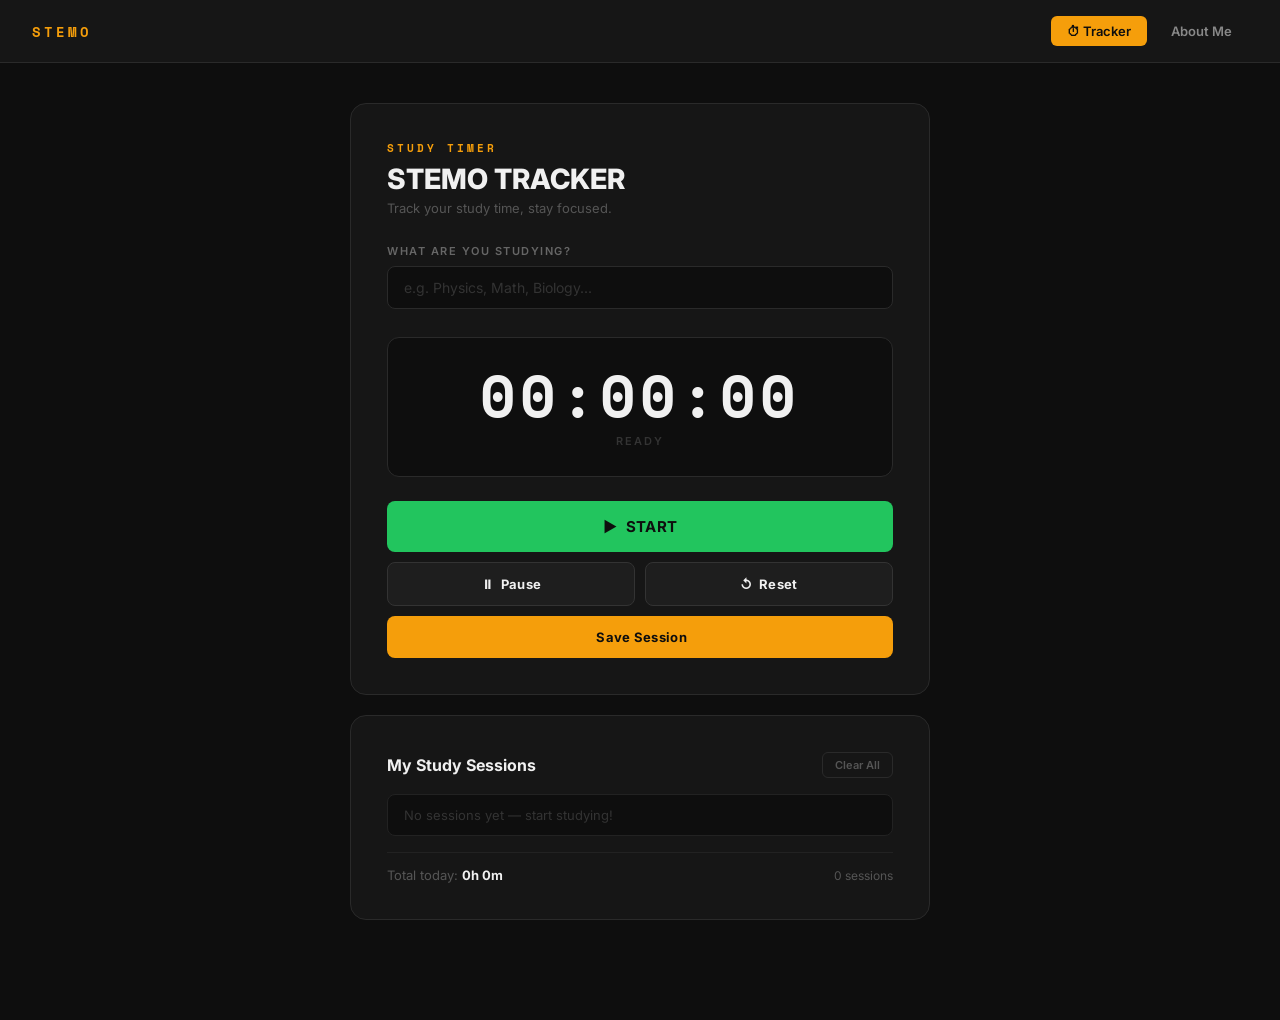
<file: index.html>
<!DOCTYPE html>
<html lang="en">
<head>
    <meta charset="UTF-8">
    <meta name="viewport" content="width=device-width, initial-scale=1.0">
    <title>STEMO TRACKER</title>
    <link href="https://fonts.googleapis.com/css2?family=Space+Mono:wght@400;700&family=Inter:wght@400;600;800&display=swap" rel="stylesheet">
    <style>
        *, *::before, *::after { box-sizing: border-box; margin: 0; padding: 0; }

        body {
            font-family: 'Inter', sans-serif;
            background: #0e0e0e;
            color: #f0f0f0;
            min-height: 100vh;
        }

        nav {
            display: flex;
            align-items: center;
            gap: 8px;
            padding: 16px 32px;
            background: #161616;
            border-bottom: 1px solid #2a2a2a;
            position: sticky;
            top: 0;
            z-index: 100;
        }
        nav .logo {
            font-family: 'Space Mono', monospace;
            font-weight: 700;
            font-size: 14px;
            color: #f59e0b;
            letter-spacing: 3px;
            margin-right: auto;
        }
        nav a {
            color: #888;
            text-decoration: none;
            font-size: 13px;
            font-weight: 600;
            padding: 7px 16px;
            border-radius: 6px;
            transition: 0.2s;
        }
        nav a:hover { color: #f0f0f0; background: #252525; }
        nav a.active { color: #0e0e0e; background: #f59e0b; }

        .page { max-width: 620px; margin: 0 auto; padding: 40px 20px 80px; }

        .card {
            background: #161616;
            border: 1px solid #2a2a2a;
            border-radius: 16px;
            padding: 36px;
            margin-bottom: 20px;
        }
        .card-label {
            font-family: 'Space Mono', monospace;
            font-size: 11px;
            font-weight: 700;
            color: #f59e0b;
            letter-spacing: 3px;
            text-transform: uppercase;
            margin-bottom: 6px;
        }
        .card h1 { font-size: 28px; font-weight: 800; margin-bottom: 4px; }
        .card .desc { color: #555; font-size: 13px; margin-bottom: 28px; }

        .field-label {
            font-size: 11px;
            font-weight: 600;
            color: #666;
            letter-spacing: 1.5px;
            text-transform: uppercase;
            margin-bottom: 8px;
        }
        input[type="text"] {
            width: 100%;
            padding: 12px 16px;
            background: #0e0e0e;
            border: 1px solid #2a2a2a;
            border-radius: 8px;
            color: #f0f0f0;
            font-family: 'Inter', sans-serif;
            font-size: 14px;
            margin-bottom: 28px;
            outline: none;
            transition: border-color 0.2s;
        }
        input[type="text"]:focus { border-color: #f59e0b; }
        input[type="text"]::placeholder { color: #333; }

        .timer-wrap {
            background: #0e0e0e;
            border: 1px solid #2a2a2a;
            border-radius: 12px;
            padding: 28px 20px;
            text-align: center;
            margin-bottom: 24px;
            position: relative;
            overflow: hidden;
        }
        .timer-wrap::after {
            content: '';
            position: absolute;
            top: 0; left: 0; right: 0;
            height: 2px;
            background: linear-gradient(90deg, transparent, #f59e0b, transparent);
            opacity: 0;
            transition: opacity 0.3s;
        }
        .is-running .timer-wrap::after { opacity: 1; animation: pulse 1.5s ease-in-out infinite; }
        @keyframes pulse { 0%,100%{opacity:0.3} 50%{opacity:1} }

        #timerDisplay {
            font-family: 'Space Mono', monospace;
            font-size: 58px;
            font-weight: 700;
            letter-spacing: 4px;
            line-height: 1;
            color: #f0f0f0;
            transition: color 0.3s;
        }
        .is-running #timerDisplay { color: #f59e0b; }

        .timer-status {
            font-size: 11px;
            color: #333;
            margin-top: 10px;
            letter-spacing: 2px;
            font-weight: 600;
            text-transform: uppercase;
        }
        .is-running .timer-status { color: #4ade80; }

        .btn-row {
            display: grid;
            grid-template-columns: 1fr 1fr;
            gap: 10px;
        }
        .btn {
            padding: 13px;
            border: none;
            border-radius: 8px;
            font-family: 'Inter', sans-serif;
            font-size: 13px;
            font-weight: 700;
            cursor: pointer;
            transition: 0.15s;
            letter-spacing: 0.3px;
        }
        .btn:hover  { filter: brightness(1.12); transform: translateY(-1px); }
        .btn:active { transform: translateY(1px); filter: brightness(0.9); }

        .btn-start { background: #22c55e; color: #0e0e0e; grid-column: span 2; font-size: 15px; padding: 16px; }
        .btn-pause { background: #1e1e1e; color: #f0f0f0; border: 1px solid #333; }
        .btn-reset { background: #1e1e1e; color: #f0f0f0; border: 1px solid #333; }
        .btn-save  { background: #f59e0b; color: #0e0e0e; grid-column: span 2; }

        /* LOG */
        .log-header { display: flex; align-items: center; justify-content: space-between; margin-bottom: 16px; }
        .log-header h2 { font-size: 16px; font-weight: 700; }

        .btn-clear {
            background: none;
            border: 1px solid #2a2a2a;
            color: #555;
            padding: 5px 12px;
            border-radius: 6px;
            font-size: 11px;
            font-weight: 600;
            cursor: pointer;
            font-family: 'Inter', sans-serif;
            transition: 0.2s;
        }
        .btn-clear:hover { border-color: #e05050; color: #e05050; }

        #sessionList {
            list-style: none;
            display: flex;
            flex-direction: column;
            gap: 8px;
            max-height: 260px;
            overflow-y: auto;
            margin-bottom: 16px;
        }
        #sessionList::-webkit-scrollbar { width: 3px; }
        #sessionList::-webkit-scrollbar-thumb { background: #2a2a2a; border-radius: 2px; }

        #sessionList li {
            display: flex;
            justify-content: space-between;
            align-items: center;
            padding: 12px 16px;
            background: #0e0e0e;
            border: 1px solid #222;
            border-radius: 8px;
            font-size: 13px;
            animation: fadeUp 0.25s ease;
        }
        @keyframes fadeUp { from { opacity: 0; transform: translateY(-6px); } to { opacity: 1; transform: none; } }

        .s-subject { font-weight: 600; margin-bottom: 2px; }
        .s-meta    { color: #444; font-size: 11px; }
        .s-time    { color: #f59e0b; font-family: 'Space Mono', monospace; font-weight: 700; font-size: 13px; }
        .empty-msg { color: #333; font-size: 13px; text-align: center; padding: 24px; }

        .log-footer {
            display: flex;
            justify-content: space-between;
            align-items: center;
            padding-top: 14px;
            border-top: 1px solid #222;
            font-size: 13px;
            color: #555;
        }
        .log-footer strong { color: #f0f0f0; }
    </style>
</head>
<body>

<nav>
    <span class="logo">STEMO</span>
    <a href="index.html" class="active">⏱ Tracker</a>
    <a href="about.html"> About Me</a>
</nav>

<div class="page">
    <div class="card" id="timerCard">
        <div class="card-label">Study Timer</div>
        <h1>STEMO TRACKER</h1>
        <p class="desc">Track your study time, stay focused.</p>

        <div class="field-label">What are you studying?</div>
        <input type="text" id="subjectInput" placeholder="e.g. Physics, Math, Biology..." maxlength="40">

        <div class="timer-wrap">
            <div id="timerDisplay">00:00:00</div>
            <div class="timer-status" id="timerStatus">READY</div>
        </div>

        <div class="btn-row">
            <button id="startBtn" class="btn btn-start">▶ &nbsp;START</button>
            <button id="stopBtn"  class="btn btn-pause">⏸ &nbsp;Pause</button>
            <button id="resetBtn" class="btn btn-reset">↺ &nbsp;Reset</button>
            <button id="saveBtn"  class="btn btn-save"> &nbsp;Save Session</button>
        </div>
    </div>

    <div class="card">
        <div class="log-header">
            <h2> My Study Sessions</h2>
            <button class="btn-clear" id="clearLog">Clear All</button>
        </div>
        <ul id="sessionList"></ul>
        <div class="log-footer">
            <span>Total today: <strong id="totalTime">0h 0m</strong></span>
            <span id="sessionCount" style="font-size:12px;">0 sessions</span>
        </div>
    </div>
</div>

<script>
let timePassed = 0, startTime = null, interval = null, running = false;
let sessions = [];

const display      = document.getElementById("timerDisplay");
const statusEl     = document.getElementById("timerStatus");
const card         = document.getElementById("timerCard");
const sessionList  = document.getElementById("sessionList");
const totalTimeEl  = document.getElementById("totalTime");
const countEl      = document.getElementById("sessionCount");
const subjectInput = document.getElementById("subjectInput");

function pad(n) { return String(n).padStart(2, "0"); }

function fmt(ms) {
    let s = Math.floor(ms / 1000);
    return pad(Math.floor(s/3600)) + ":" + pad(Math.floor((s%3600)/60)) + ":" + pad(s%60);
}
function shortFmt(ms) {
    let s = Math.floor(ms / 1000);
    let h = Math.floor(s/3600), m = Math.floor((s%3600)/60), sc = s%60;
    if (h > 0) return h + "h " + m + "m";
    if (m > 0) return m + "m " + sc + "s";
    return sc + "s";
}

function startTimer() {
    if (running) return;
    running = true;
    startTime = Date.now() - timePassed;
    interval = setInterval(() => { timePassed = Date.now() - startTime; display.textContent = fmt(timePassed); }, 500);
    card.classList.add("is-running");
    statusEl.textContent = "RUNNING";
    document.getElementById("startBtn").textContent = "▶  RUNNING...";
}
function stopTimer() {
    if (!running) return;
    running = false;
    clearInterval(interval); interval = null;
    card.classList.remove("is-running");
    statusEl.textContent = "PAUSED";
    document.getElementById("startBtn").textContent = "▶  START";
}
function resetTimer() {
    stopTimer(); timePassed = 0;
    display.textContent = "00:00:00";
    statusEl.textContent = "READY";
}
function saveSession() {
    if (timePassed < 1000) { alert("Start the timer first!"); return; }
    let subject = subjectInput.value.trim() || "General Study";
    let now = new Date();
    sessions.unshift({ subject, duration: timePassed, timeStr: shortFmt(timePassed), savedAt: pad(now.getHours())+":"+pad(now.getMinutes()) });
    renderLog(); resetTimer(); subjectInput.value = "";
}
function renderLog() {
    sessionList.innerHTML = "";
    if (!sessions.length) {
        sessionList.innerHTML = '<li class="empty-msg">No sessions yet — start studying!</li>';
        totalTimeEl.textContent = "0h 0m"; countEl.textContent = "0 sessions"; return;
    }
    let totalMs = 0;
    sessions.forEach(s => {
        totalMs += s.duration;
        let li = document.createElement("li");
        li.innerHTML = `<span><div class="s-subject">${s.subject}</div><div class="s-meta">saved at ${s.savedAt}</div></span><span class="s-time">${s.timeStr}</span>`;
        sessionList.appendChild(li);
    });
    totalTimeEl.textContent = shortFmt(totalMs);
    countEl.textContent = sessions.length + " session" + (sessions.length !== 1 ? "s" : "");
}

document.getElementById("startBtn").addEventListener("click", startTimer);
document.getElementById("stopBtn") .addEventListener("click", stopTimer);
document.getElementById("resetBtn").addEventListener("click", resetTimer);
document.getElementById("saveBtn") .addEventListener("click", saveSession);
document.getElementById("clearLog").addEventListener("click", () => { if (sessions.length && confirm("Clear all?")) { sessions=[]; renderLog(); }});

renderLog();
</script>
</body>
</html>
</file>
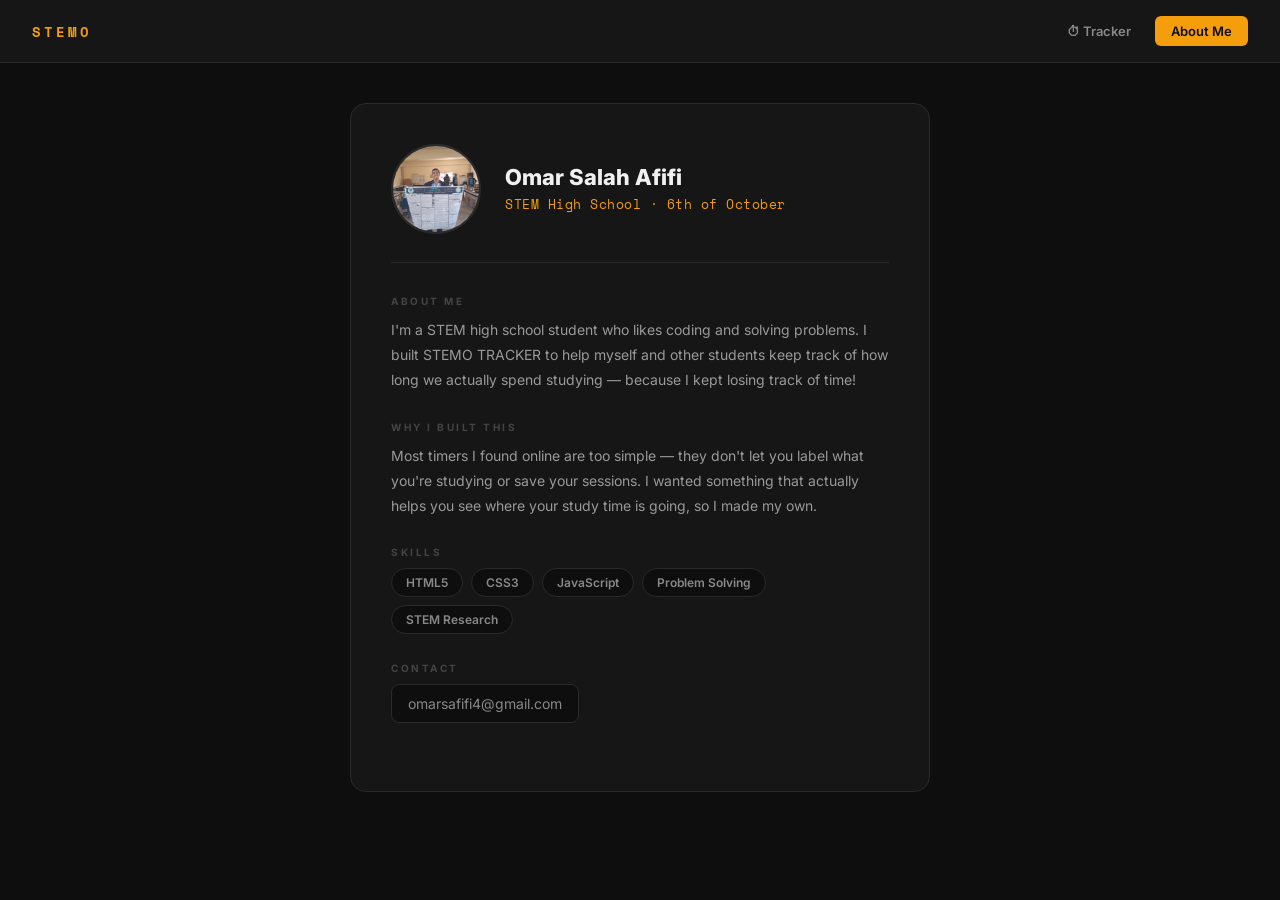
<file: about.html>
<!DOCTYPE html>
<html lang="en">
<head>
    <meta charset="UTF-8">
    <meta name="viewport" content="width=device-width, initial-scale=1.0">
    <title>About Me — STEMO TRACKER</title>
    <link href="https://fonts.googleapis.com/css2?family=Space+Mono:wght@400;700&family=Inter:wght@400;600;800&display=swap" rel="stylesheet">
    <style>
        *, *::before, *::after { box-sizing: border-box; margin: 0; padding: 0; }

        body {
            font-family: 'Inter', sans-serif;
            background: #0e0e0e;
            color: #f0f0f0;
            min-height: 100vh;
        }
        nav {
            display: flex;
            align-items: center;
            gap: 8px;
            padding: 16px 32px;
            background: #161616;
            border-bottom: 1px solid #2a2a2a;
            position: sticky;
            top: 0;
        }
        nav .logo {
            font-family: 'Space Mono', monospace;
            font-weight: 700;
            font-size: 14px;
            color: #f59e0b;
            letter-spacing: 3px;
            margin-right: auto;
        }
        nav a {
            color: #888;
            text-decoration: none;
            font-size: 13px;
            font-weight: 600;
            padding: 7px 16px;
            border-radius: 6px;
            transition: 0.2s;
        }
        nav a:hover { color: #f0f0f0; background: #252525; }
        nav a.active { color: #0e0e0e; background: #f59e0b; }

        .page { max-width: 620px; margin: 0 auto; padding: 40px 20px 80px; }

        .card {
            background: #161616;
            border: 1px solid #2a2a2a;
            border-radius: 16px;
            padding: 40px;
        }

        .profile-top {
            display: flex;
            align-items: center;
            gap: 24px;
            margin-bottom: 32px;
            padding-bottom: 28px;
            border-bottom: 1px solid #2a2a2a;
        }
        .profile-pic {
            width: 90px;
            height: 90px;
            border-radius: 50%;
            object-fit: cover;
            border: 2px solid #2a2a2a;
            flex-shrink: 0;
        }
        .profile-pic-placeholder {
            width: 90px;
            height: 90px;
            border-radius: 50%;
            background: #2a2a2a;
            display: flex;
            align-items: center;
            justify-content: center;
            font-size: 32px;
            flex-shrink: 0;
        }
        .profile-name h1 { font-size: 22px; font-weight: 800; margin-bottom: 4px; }
        .profile-name .role {
            font-size: 13px;
            color: #f59e0b;
            font-family: 'Space Mono', monospace;
            letter-spacing: 0.5px;
        }

        .section { margin-bottom: 28px; }
        .section-label {
            font-size: 10px;
            font-weight: 700;
            color: #444;
            letter-spacing: 2.5px;
            text-transform: uppercase;
            margin-bottom: 10px;
        }
        .section p {
            font-size: 14px;
            line-height: 1.8;
            color: #999;
        }

        .skills-wrap { display: flex; flex-wrap: wrap; gap: 8px; }
        .skill {
            padding: 6px 14px;
            background: #0e0e0e;
            border: 1px solid #2a2a2a;
            border-radius: 20px;
            font-size: 12px;
            font-weight: 600;
            color: #888;
            transition: 0.2s;
        }
        .skill:hover { border-color: #f59e0b; color: #f59e0b; }

        .contact-link {
            display: inline-flex;
            align-items: center;
            gap: 8px;
            color: #888;
            text-decoration: none;
            font-size: 14px;
            padding: 10px 16px;
            background: #0e0e0e;
            border: 1px solid #2a2a2a;
            border-radius: 8px;
            transition: 0.2s;
        }
        .contact-link:hover { border-color: #f59e0b; color: #f59e0b; }
    </style>
</head>
<body>

<nav>
    <span class="logo">STEMO</span>
    <a href="index.html">⏱ Tracker</a>
    <a href="about.html" class="active"> About Me</a>
</nav>

<div class="page">
    <div class="card">

        <div class="profile-top">
            <img src="WhatsApp Image 2026-04-02 at 2.37.11 AM.jpg" alt="Omar" class="profile-pic"
                 onerror="this.style.display='none'; document.getElementById('picFallback').style.display='flex';">
            <div class="profile-pic-placeholder" id="picFallback" style="display:none;"></div>
            <div class="profile-name">
                <h1>Omar Salah Afifi</h1>
                <div class="role">STEM High School · 6th of October</div>
            </div>
        </div>

        <div class="section">
            <div class="section-label">About Me</div>
            <p>
                I'm a STEM high school student who likes coding and solving problems.
                I built STEMO TRACKER to help myself and other students keep track of
                how long we actually spend studying — because I kept losing track of time!
            </p>
        </div>

        <div class="section">
            <div class="section-label">Why I Built This</div>
            <p>
                Most timers I found online are too simple — they don't let you label what
                you're studying or save your sessions. I wanted something that actually
                helps you see where your study time is going, so I made my own.
            </p>
        </div>

        <div class="section">
            <div class="section-label">Skills</div>
            <div class="skills-wrap">
                <span class="skill">HTML5</span>
                <span class="skill">CSS3</span>
                <span class="skill">JavaScript</span>
                <span class="skill">Problem Solving</span>
                <span class="skill">STEM Research</span>
            </div>
        </div>

        <div class="section">
            <div class="section-label">Contact</div>
            <a href="mailto:omarsafifi4@gmail.com" class="contact-link">
                 omarsafifi4@gmail.com
            </a>
        </div>

    </div>
</div>

</body>
</html>
</file>
